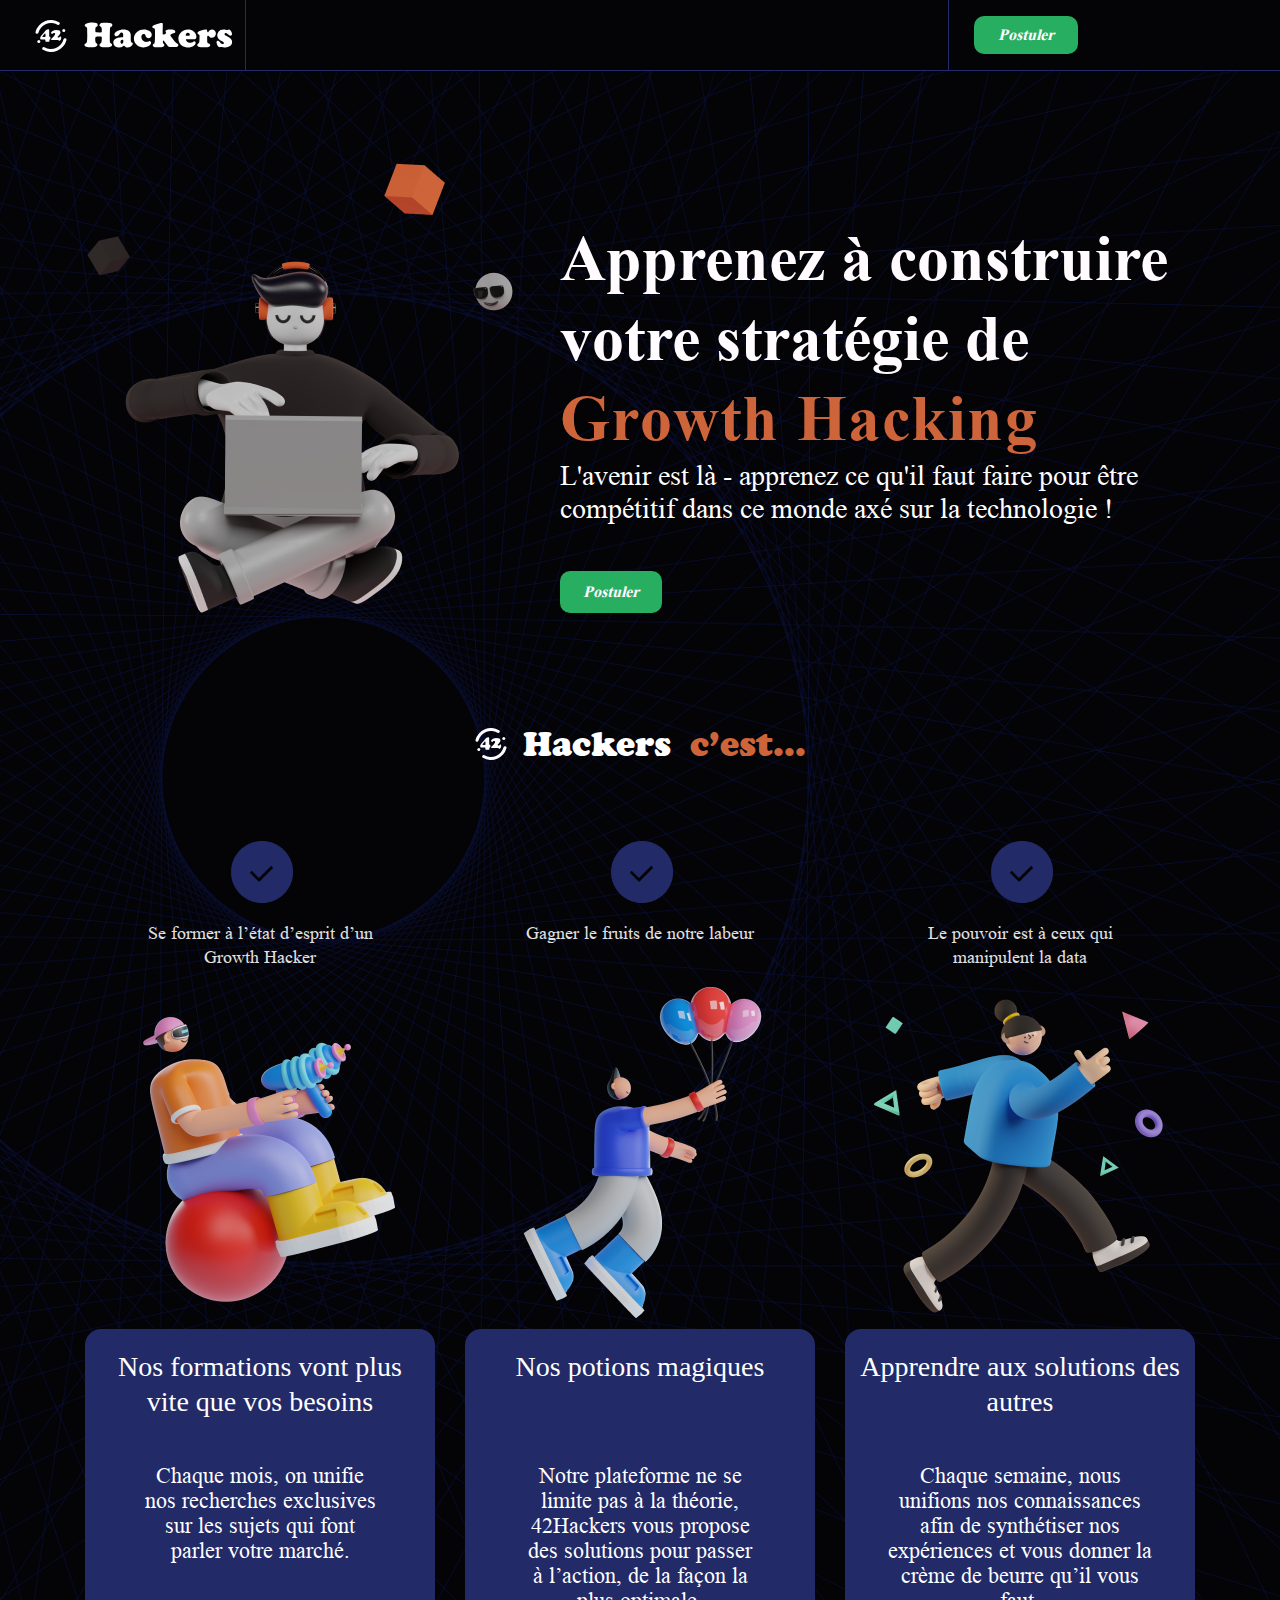
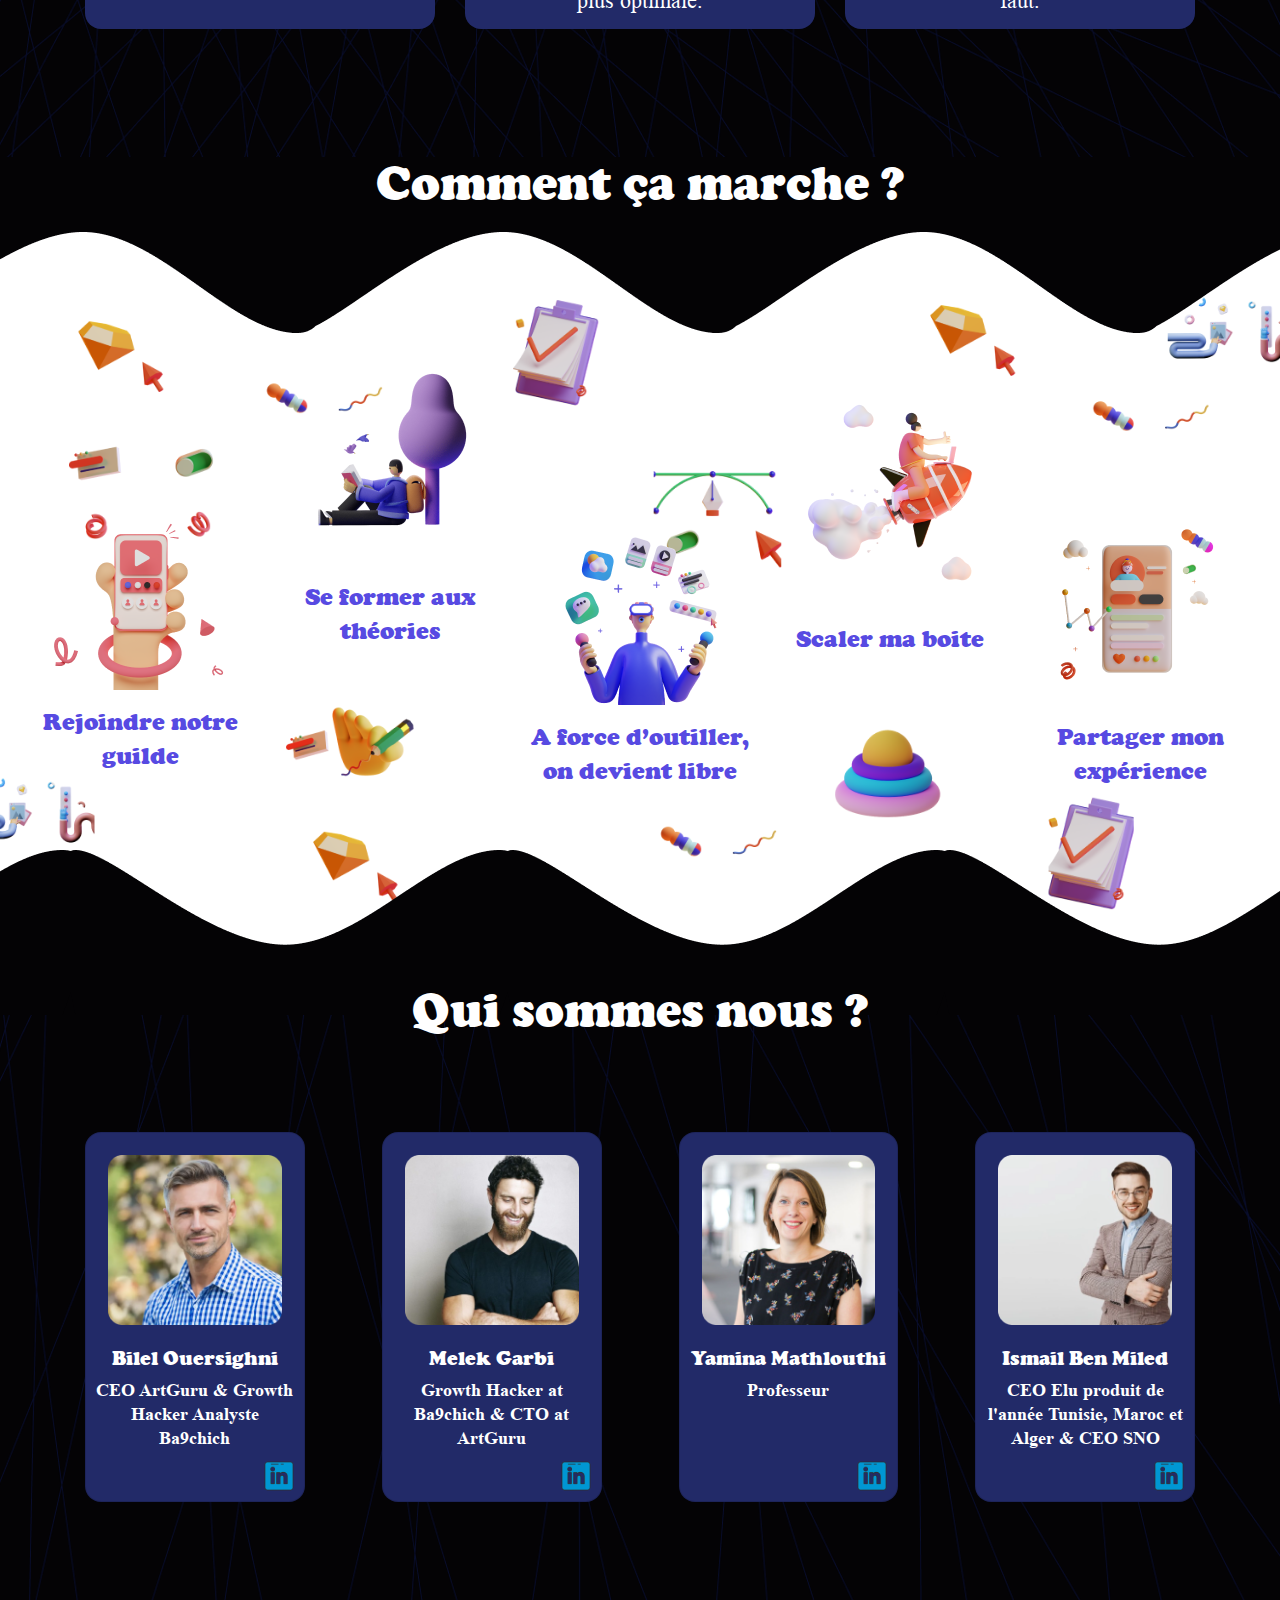
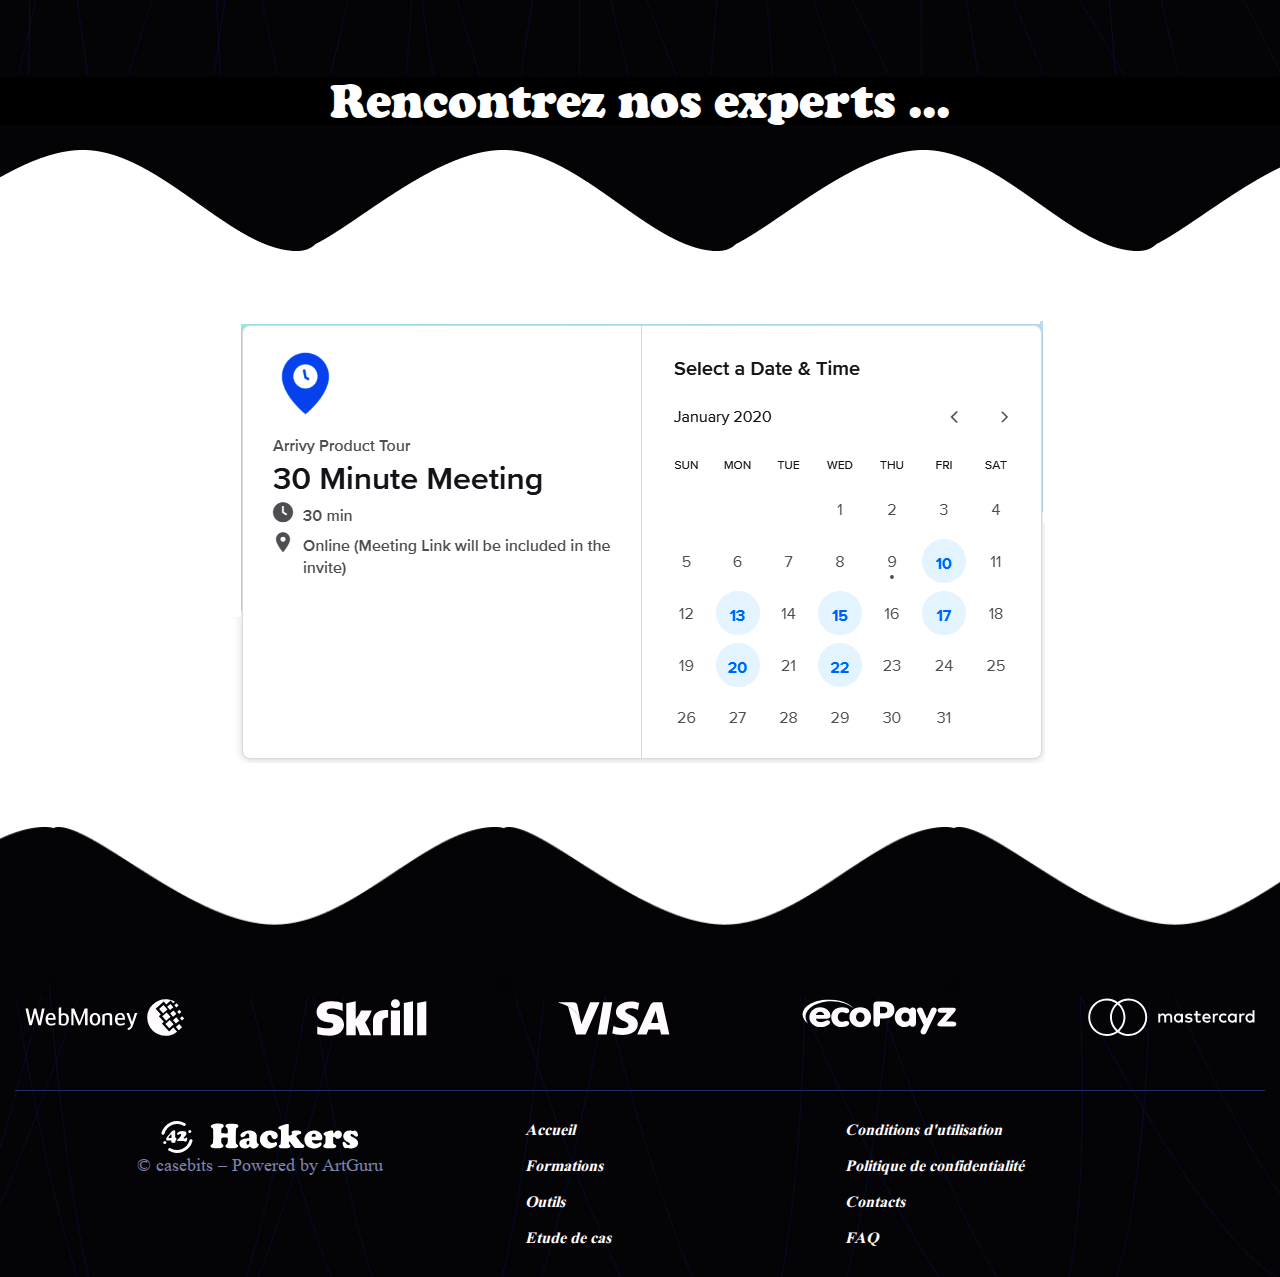
<file: index.html>
<!doctype html>
<html>
    <head>
        <!-- Tracking Codes -->
        <!-- Google Tag Manager -->
        <script>(function(w,d,s,l,i){w[l]=w[l]||[];w[l].push({'gtm.start':
            new Date().getTime(),event:'gtm.js'});var f=d.getElementsByTagName(s)[0],
            j=d.createElement(s),dl=l!='dataLayer'?'&l='+l:'';j.async=true;j.src=
            'https://www.googletagmanager.com/gtm.js?id='+i+dl;f.parentNode.insertBefore(j,f);
            })(window,document,'script','dataLayer','GTM-KNHLPT3');</script>
        <!-- End Google Tag Manager -->
        <!-- Favicon -->
        <link rel="apple-touch-icon" sizes="57x57" href="./images/favicon/apple-icon-57x57.png">
        <link rel="apple-touch-icon" sizes="60x60" href="./images/favicon/apple-icon-60x60.png">
        <link rel="apple-touch-icon" sizes="72x72" href="./images/favicon/apple-icon-72x72.png">
        <link rel="apple-touch-icon" sizes="76x76" href="./images/favicon/apple-icon-76x76.png">
        <link rel="apple-touch-icon" sizes="114x114" href="./images/favicon/apple-icon-114x114.png">
        <link rel="apple-touch-icon" sizes="120x120" href="./images/favicon/apple-icon-120x120.png">
        <link rel="apple-touch-icon" sizes="144x144" href="./images/favicon/apple-icon-144x144.png">
        <link rel="apple-touch-icon" sizes="152x152" href="./images/favicon/apple-icon-152x152.png">
        <link rel="apple-touch-icon" sizes="180x180" href="./images/favicon/apple-icon-180x180.png">
        <link rel="icon" type="image/png" sizes="192x192"  href="./images/favicon/android-icon-192x192.png">
        <link rel="icon" type="image/png" sizes="32x32" href="./images/favicon/favicon-32x32.png">
        <link rel="icon" type="image/png" sizes="96x96" href="./images/favicon/favicon-96x96.png">
        <link rel="icon" type="image/png" sizes="16x16" href="./images/favicon/favicon-16x16.png">
        <link rel="manifest" href="./images/favicon/manifest.json">
        <meta name="msapplication-TileColor" content="#ffffff">
        <meta name="msapplication-TileImage" content="/ms-icon-144x144.png">
        <meta name="theme-color" content="#ffffff">
        <!-- Meta -->
        <meta charset="utf-8">
        <meta http-equiv="X-UA-Compatible" content="IE=edge">

        <!-- Responsive -->
        <meta name="viewport" content="width=device-width, initial-scale=1.0, maximum-scale=1.0, user-scalable=no" />

        <!-- The above 3 meta tags *must* come first in the head; any other head content must come *after* these tags -->
        <meta name="description" content="The 40 Hackers est une académie de croissance qui propose des formations pratiques sur la technologie et l'acquisition de compétences, l'acquisition et la fidélisation de la clientèle avec un contenu comprenant le digital marketing, Growth Hacking et les entonnoirs de vente, le CRM, le développement Nocode, et bien plus encore.">
        <meta name="author" content="ArtGuru Growth Studio">
        <meta name="keywords" content="">

        <title>The 40 Hackers - Comment construire un moteur qui stimule la croissance !</title>
        <!--CSS -->
        <link rel="stylesheet" type="text/css" href="css/bootstrap.min.css">     


        <!-- Add custom CSS here -->
        <link rel="stylesheet" type="text/css" href="css/style.css">
        <link rel="stylesheet" type="text/css" href="css/responsive.css">
        <!-- Tracking Codes -->
        <!-- Heap tracking code -->
        <script type="text/javascript">
            window.heap=window.heap||[],heap.load=function(e,t){window.heap.appid=e,window.heap.config=t=t||{};var r=document.createElement("script");r.type="text/javascript",r.async=!0,r.src="https://cdn.heapanalytics.com/js/heap-"+e+".js";var a=document.getElementsByTagName("script")[0];a.parentNode.insertBefore(r,a);for(var n=function(e){return function(){heap.push([e].concat(Array.prototype.slice.call(arguments,0)))}},p=["addEventProperties","addUserProperties","clearEventProperties","identify","resetIdentity","removeEventProperty","setEventProperties","track","unsetEventProperty"],o=0;o<p.length;o++)heap[p[o]]=n(p[o])};
            heap.load("3214355715");
        </script>
    </head>
    <body>
        <!-- Google Tag Manager (noscript) -->
            <noscript><iframe src="https://www.googletagmanager.com/ns.html?id=GTM-KNHLPT3"
            height="0" width="0" style="display:none;visibility:hidden"></iframe></noscript>
         <!-- End Google Tag Manager (noscript) -->
        <header>
            <div class="container-fluid">
                <nav class="navbar navbar-expand-lg">
                    <a class="navbar-brand" href="#"><img src="./images/logo.svg" alt=""></a>
                    <button class="navbar-toggler" type="button" data-toggle="collapse" data-target="#navbarSupportedContent" aria-controls="navbarSupportedContent" aria-expanded="false" aria-label="Toggle navigation">
                        <span class="navbar-toggler-icon"></span>
                        <span class="navbar-toggler-icon"></span>
                        <span class="navbar-toggler-icon"></span>
                    </button>
                        <a class="number-btn d-flex d-lg-none" href="tel:+216 94 760 865">+216 94 760 865</a>

                    <div class="collapse navbar-collapse" id="navbarSupportedContent">
                        <ul class="navbar-nav mr-auto hidden-class">
                            <li class="nav-item">
                                <a class="nav-link" href="#">Formations</a>
                            </li>
                            <li class="nav-item">
                                <a class="nav-link" href="#">Outils</a>
                            </li>
                            <li class="nav-item">
                                <a class="nav-link" href="#">Etude de cas</a>
                            </li>
                            <li class="nav-item">
                                <a class="nav-link" href="#">Tarifs</a>
                            </li>
                        </ul>
                        <div class="navbar-btn">
                            <a class="d-none d-lg-flex" href="tel:+216 94 760 865">Postuler</a>
                            <button type="button" class="btn hidden-class">Mon espace</button>
                        </div>
                    </div>
                </nav>
            </div>
        </header>
        <!-- header end -->
        <!-- hero start -->
        <section class="hero-section">
            <div class="container">
                <div class="row">
                    <div class="col-md-5">
                        <div class="image-holder">
                            <img src="./images/hero-main.png" alt="">
                        </div>
                    </div>
                    <div class="col-md-7">
                        <div class="text-box">
                            <h1>Apprenez à construire votre stratégie de</h1>
                            <h2>Growth Hacking</h2>
                            <h3>L'avenir est là - apprenez ce qu'il faut faire pour être compétitif dans ce monde axé sur la technologie !</h3>
                            <div class="hero-btn">
                                <button type="button" class="btn">Postuler</button>
                            </div>
                        </div>
                    </div>
                </div>
            </div>
        </section>
        <section class="cest-section">
            <div class="container">
                <div class="row">
                    <div class="col-md-12">
                        <div class="title">
                            <img src="images/logo-42.svg" alt="">
                            <h3>Hackers <span>c’est...</span></h3>
                        </div>

                    </div> 
                    <div class="col-md-4 col-sm-6">
                        <div class="cest-box">
                            <div class="cest-icons">
                                <img src="images/ok-information-1.png" alt="">
                            </div>
                            <div class="text-box">
                                <p>Se former à l’état d’esprit d’un Growth Hacker</p>
                            </div>
                            <div class="image-holder">
                                <img src="images/cest-1.png" alt="">
                            </div>
                            <div class="text-inner">
                                <h4>Nos formations vont plus vite que vos besoins</h4>
                                <p>Chaque mois, on unifie <br> nos recherches exclusives  <br> sur les sujets qui font  <br> parler votre marché.</p>
                            </div>
                        </div>
                    </div>
                    <div class="col-md-4 col-sm-6">
                        <div class="cest-box">
                            <div class="cest-icons">
                                <img src="images/ok-information-2.png" alt="">
                            </div>
                            <div class="text-box">
                                <p>Gagner le fruits de notre labeur </p>
                            </div>
                            <div class="image-holder">
                                <img src="images/cest-2.png" alt="">
                            </div>
                            <div class="text-inner">
                                <h4>Nos potions magiques</h4>
                                <p>Notre plateforme ne se  <br> limite pas à la théorie,  <br> 42Hackers vous propose  <br> des solutions pour passer   <br> à l’action, de la façon la  <br> plus optimale.</p>
                            </div>
                        </div>
                    </div>
                    <div class="col-md-4 col-sm-6">
                        <div class="cest-box">
                            <div class="cest-icons">
                                <img src="images/ok-information-3.png" alt="">
                            </div>
                            <div class="text-box">
                                <p>Le pouvoir est à ceux qui manipulent la data</p>
                            </div>
                            <div class="image-holder">
                                <img src="images/cest-3.png" alt="">
                            </div> 
                            <div class="text-inner">
                                <h4>Apprendre aux solutions des autres</h4>
                                <p>Chaque semaine, nous  <br> unifions nos connaissances  <br> afin de synthétiser nos  <br> expériences et vous donner la  <br> crème de beurre qu’il vous  <br> faut.</p>
                            </div>
                        </div>
                    </div>

                </div>
            </div>
        </section>
        <!-- cest end -->
        <!-- marche start -->
        <section class="marche-section">
            <div class="marche-top">
                <div class="container">
                    <div class="row">
                        <div class="col-12">
                            <div class="marche-title">
                                <h3>Comment ça marche ?</h3>
                            </div>
                        </div>
                    </div> 
                </div>
            </div>
            <div class="marche-inner">
                <div class="marche-bg">
                    <div class="container-fluid">
                        <div class="row">
                            <div class="col-12">
                                <div class="marche-detail">
                                    <ul>
                                        <li>
                                            <div class="marche-box">
                                                <div class="image-holder">
                                                    <img src="images/marche-1.png" alt="">
                                                </div>
                                                <h4>Rejoindre notre guilde</h4>
                                            </div>
                                        </li>
                                        <li>
                                            <div class="marche-box">
                                                <div class="image-holder">
                                                    <img src="images/marche-2.png" alt="">
                                                </div>
                                                <h4>Se former aux théories</h4>
                                            </div>
                                        </li> <li>
                                            <div class="marche-box">
                                                <div class="image-holder">
                                                    <img src="images/marche-3.png" alt="">
                                                </div>
                                                <h4>A force d’outiller, on devient libre</h4>
                                            </div>
                                        </li> 
                                        <li>
                                            <div class="marche-box">
                                                <div class="image-holder">
                                                    <img src="images/marche-4.png" alt="">
                                                </div>
                                                <h4>Scaler ma boite</h4>
                                            </div>
                                        </li>  
                                        <li>
                                            <div class="marche-box">
                                                <div class="image-holder">
                                                    <img src="images/marche-5.png" alt="">
                                                </div>
                                                <h4>Partager mon expérience</h4>
                                            </div>
                                        </li> 
                                    </ul>
                                </div>
                            </div>
                        </div>
                    </div>
                </div>
            </div>
        </section>
        <!-- marche end -->
        <!-- Qui Section start -->
        <section class="qui-section">
            <div class="container">
                <div class="row">
                    <div class="col-md-12">
                        <h3>Qui sommes nous ?</h3>
                    </div>
                </div>
                <div class="qui-inner">
                    <div class="row">
                        <div class="col-lg-3 col-md-6 col-sm-6">
                            <div class="card">
                                <div class="card-img">
                                    <img class="img-fluid" src="images/qui-img-1.png" alt="" >
                                </div> 
                                <div class="text-box">
                                    <h4>Bilel Ouersighni</h4>
                                    <p>CEO ArtGuru & Growth <br> Hacker Analyste <br> Ba9chich</p>
                                    <a href="#" class="in-img"><img src="images/in.svg" alt=""></a>  
                                </div>
                            </div>
                        </div>
                        <div class="col-lg-3 col-md-6 col-sm-6">
                            <div class="card">
                                <div class="card-img">
                                    <img class="img-fluid" src="images/qui-img-2.png" alt=""> 
                                </div> 
                                <div class="text-box">
                                    <h4>Melek Garbi</h4>
                                    <p>Growth Hacker at <br> Ba9chich & CTO at <br> ArtGuru</p>
                                    <a href="#" class="in-img"><img src="images/in.svg" alt=""></a>  
                                </div>
                            </div>
                        </div>
                        <div class="col-lg-3 col-md-6 col-sm-6">
                            <div class="card">
                                <div class="card-img">
                                    <img class="img-fluid" src="images/qui-img-3.png" alt=""> 
                                </div> 
                                <div class="text-box">
                                    <h4>Yamina Mathlouthi</h4>
                                    <p>Professeur</p>
                                    <a href="#" class="in-img"><img src="images/in.svg" alt=""></a>  
                                </div>
                            </div>
                        </div> 
                        <div class="col-lg-3 col-md-6 col-sm-6">
                            <div class="card">
                                <div class="card-img">
                                    <img class="img-fluid" src="images/qui-img-4.png" alt=""> 
                                </div> 
                                <div class="text-box">
                                    <h4>Ismail Ben Miled</h4>
                                    <p>CEO Elu produit de <br> l'année Tunisie, Maroc et <br> Alger & CEO SNO</p>
                                    <a href="#" class="in-img"><img src="./images/in.svg" alt=""></a>  
                                </div>
                            </div>
                        </div> 

                    </div>
                </div>
            </div>
        </section>
        <!-- qui end -->
        <!-- experts start -->
        <section class="expert-section">
            <div class="expert-top">
                <div class="container">
                    <div class="row">
                        <div class="col-md-12">
                            <div class="expert-title">
                                <h5>Rencontrez nos experts ...</h5>
                            </div>
                        </div>
                    </div> 
                </div>
            </div>
            <div class="expert-inner">
                <div class="container">
                    <div class="row">
                        <div class="col-md-12">
                            <div class="image-holder">
                                <img src="images/calender-img.png" alt="" class="img-fluid" />
                            </div>
                        </div>
                    </div>
                </div>
            </div>
        </section>
        <!-- Experts end -->
        <footer>
            <div class="container-fluid">
                <div class="row">
                    <div class="col-12">
                        <div class="footer-inner">
                            <div class="brand">
                                <ul>
                                    <li><a href="#"><img src="./images/Group.svg" alt=""></a></li>
                                    <li><a href="#"><img src="./images/skrill.svg" alt=""></a></li>
                                    <li><a href="#"><img src="./images/visa.svg" alt=""></a></li>
                                    <li><a href="#"><img src="./images/eco.svg" alt=""></a></li>
                                    <li><a href="#"><img src="./images/MasterCard.svg" alt=""></a></li>
                                </ul>
                            </div>
                        </div>
                    </div>
                </div>
            </div>
            <div class="footer-bottom">
                <div class="container">
                    <div class="row">
                        <div class="col-md-4">
                            <div class="footer-logo">
                                <a href="#"><img id="logo" src="./images/logo.svg" alt=""></a>
                                <p>© casebits – Powered by ArtGuru</p>
                            </div>
                        </div>
                        <div class="col-md-4 col-sm-6 col-5">
                            <div class="footer-link pl-2">
                                <ul>
                                    <li><a href="#">Accueil</a></li> 
                                    <li><a href="#">Formations</a></li> 
                                    <li><a href="#">Outils</a></li> 
                                    <li><a href="#">Etude de cas</a></li> 
                                </ul>
                            </div>
                        </div>
                        <div class="col-md-4 col-sm-6 col-7">
                            <div class="footer-link">
                                <ul>
                                    <li><a href="#">Conditions d'utilisation</a></li> 
                                    <li><a href="#">Politique de confidentialité</a></li> 
                                    <li><a href="#">Contacts</a></li> 
                                    <li><a href="#">FAQ</a></li> 
                                </ul>
                            </div>
                        </div>
                    </div>
                </div>
            </div>
        </footer>
        <script src="js/jquery-3.2.1.slim.min.js"></script>
        <script src="js/jquery.min.js"></script>   
        <script src="js/popper.min.js"></script>
        <script src="js/bootstrap.min.js"></script>
        <script src="js/custom.js"></script>
    </body>
</html>
</file>
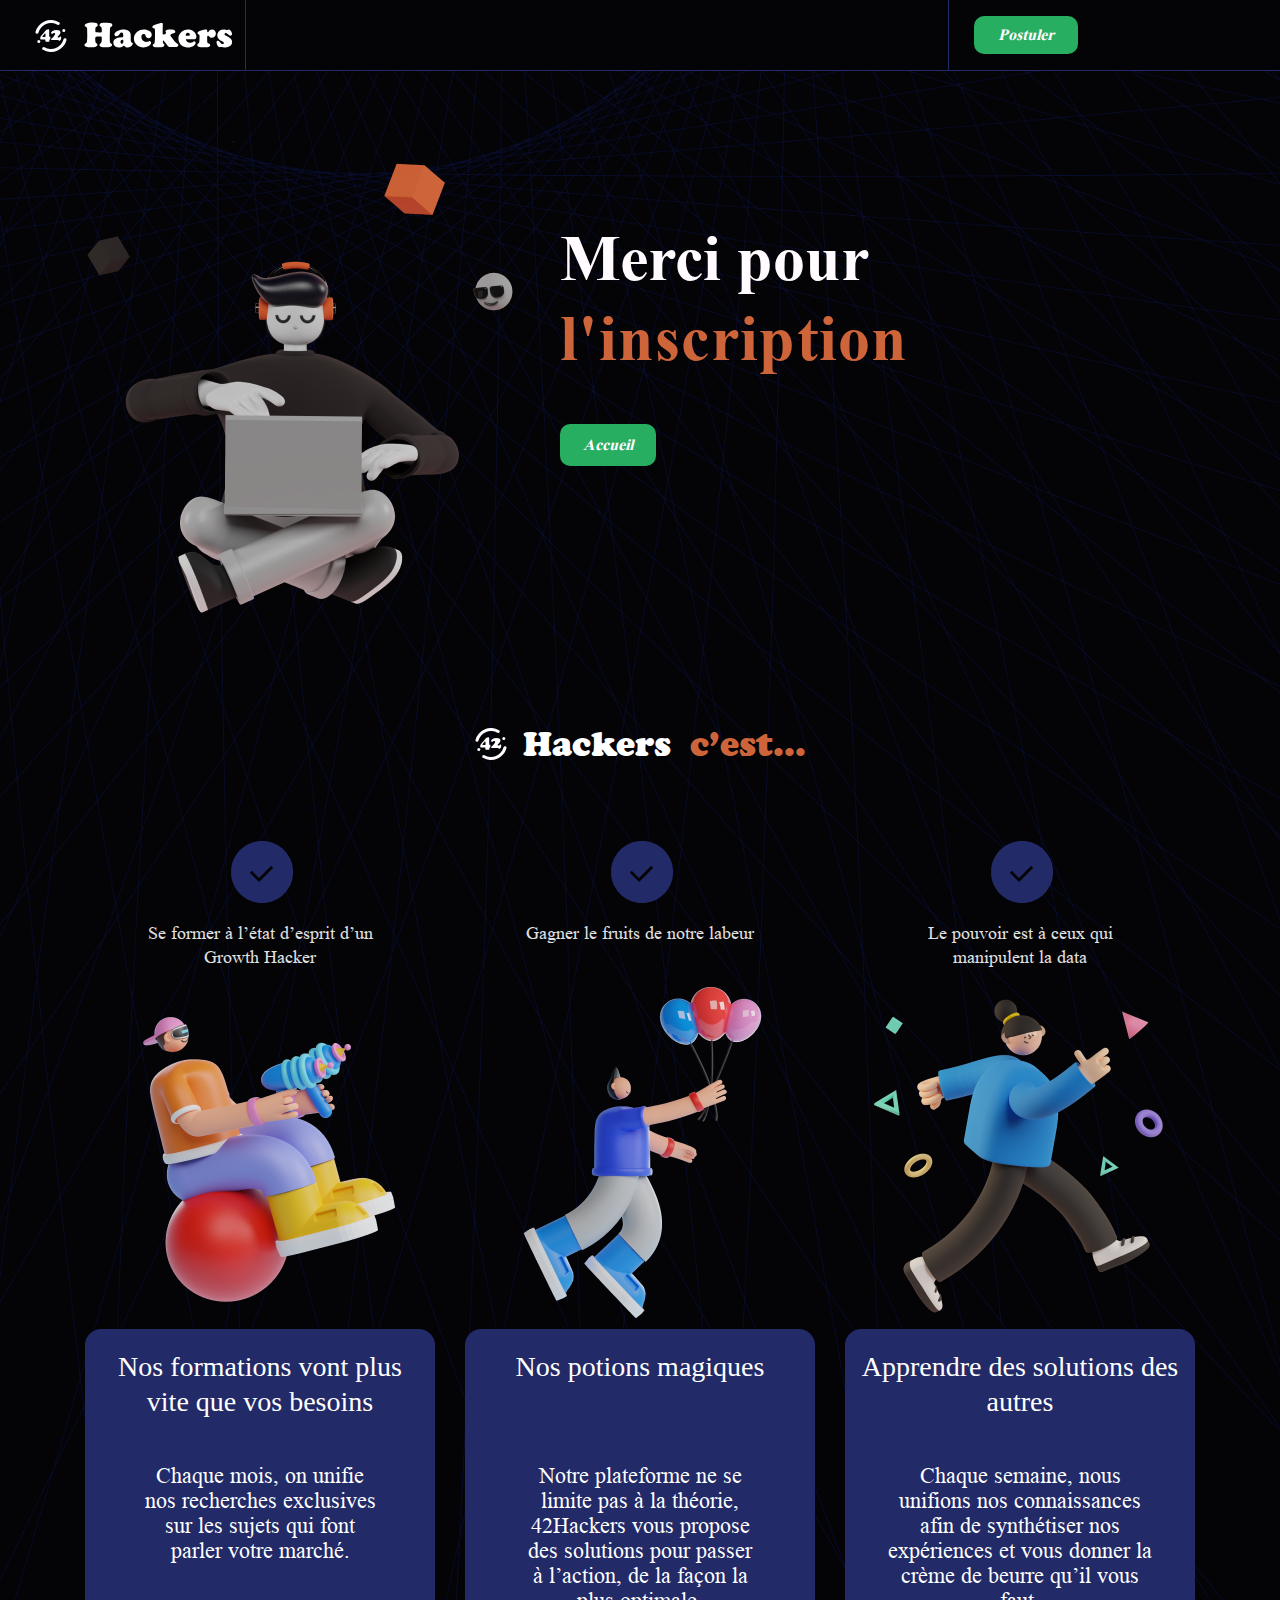
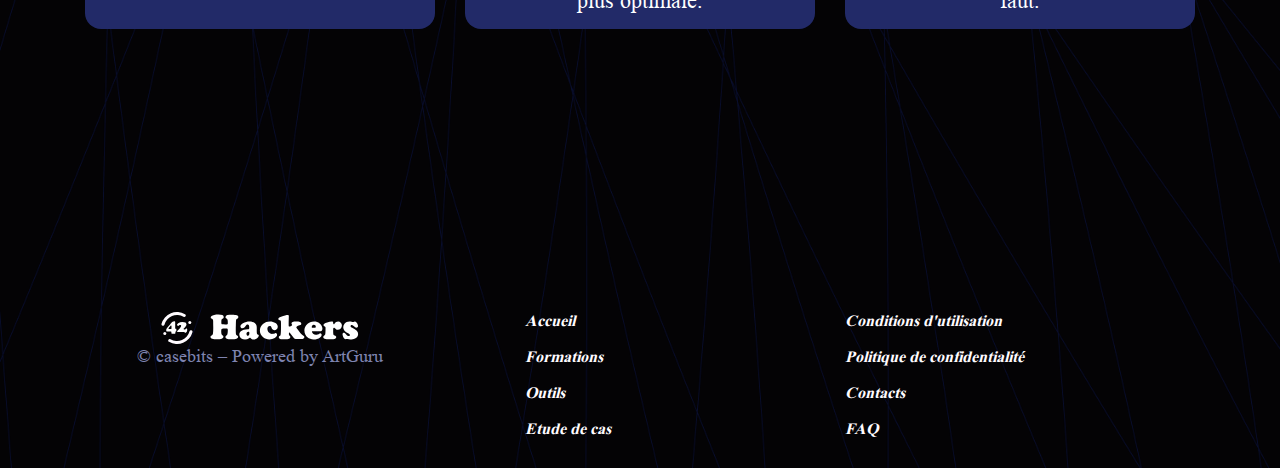
<file: thank-you-page.html>
<!doctype html>
<html>
    <head>
        <!-- Tracking Codes -->
        <!-- Google Tag Manager -->
        <script>(function(w,d,s,l,i){w[l]=w[l]||[];w[l].push({'gtm.start':
            new Date().getTime(),event:'gtm.js'});var f=d.getElementsByTagName(s)[0],
            j=d.createElement(s),dl=l!='dataLayer'?'&l='+l:'';j.async=true;j.src=
            'https://www.googletagmanager.com/gtm.js?id='+i+dl;f.parentNode.insertBefore(j,f);
            })(window,document,'script','dataLayer','GTM-KNHLPT3');</script>
        <!-- End Google Tag Manager -->
        <!-- Favicon -->
        <link rel="apple-touch-icon" sizes="57x57" href="./images/favicon/apple-icon-57x57.png">
        <link rel="apple-touch-icon" sizes="60x60" href="./images/favicon/apple-icon-60x60.png">
        <link rel="apple-touch-icon" sizes="72x72" href="./images/favicon/apple-icon-72x72.png">
        <link rel="apple-touch-icon" sizes="76x76" href="./images/favicon/apple-icon-76x76.png">
        <link rel="apple-touch-icon" sizes="114x114" href="./images/favicon/apple-icon-114x114.png">
        <link rel="apple-touch-icon" sizes="120x120" href="./images/favicon/apple-icon-120x120.png">
        <link rel="apple-touch-icon" sizes="144x144" href="./images/favicon/apple-icon-144x144.png">
        <link rel="apple-touch-icon" sizes="152x152" href="./images/favicon/apple-icon-152x152.png">
        <link rel="apple-touch-icon" sizes="180x180" href="./images/favicon/apple-icon-180x180.png">
        <link rel="icon" type="image/png" sizes="192x192"  href="./images/favicon/android-icon-192x192.png">
        <link rel="icon" type="image/png" sizes="32x32" href="./images/favicon/favicon-32x32.png">
        <link rel="icon" type="image/png" sizes="96x96" href="./images/favicon/favicon-96x96.png">
        <link rel="icon" type="image/png" sizes="16x16" href="./images/favicon/favicon-16x16.png">
        <link rel="manifest" href="./images/favicon/manifest.json">
        <meta name="msapplication-TileColor" content="#ffffff">
        <meta name="msapplication-TileImage" content="/ms-icon-144x144.png">
        <meta name="theme-color" content="#ffffff">
        <!-- Meta -->
        <meta charset="utf-8">
        <meta http-equiv="X-UA-Compatible" content="IE=edge">
        <!-- Open Graph Properties -->
        <meta property="og:title" content="The40Hackers - Comment construire un moteur marketing qui stimule la croissance !" />
        <meta property="og:type" content="website" />
        <meta property="og:image" content="./images/SocialMediaPreview.png" />
        <meta property="og:url" content="40hackers.com" />

        <!-- Responsive -->
        <meta name="viewport" content="width=device-width, initial-scale=1.0, maximum-scale=1.0, user-scalable=no" />

        <!-- The above 3 meta tags *must* come first in the head; any other head content must come *after* these tags -->
        <meta name="description" content="The 40 Hackers est une académie de croissance qui propose des formations pratiques sur la technologie et l'acquisition de compétences, l'acquisition et la fidélisation de la clientèle avec un contenu comprenant le digital marketing, Growth Hacking et les entonnoirs de vente, le CRM, le développement Nocode, et bien plus encore.">
        <meta name="author" content="ArtGuru Growth Studio">
        <meta name="keywords" content="">

        <title>The 40 Hackers - Merci pour l'inscription ! </title>
        <!--CSS -->
        <link rel="stylesheet" type="text/css" href="css/bootstrap.min.css">     


        <!-- Add custom CSS here -->
        <link rel="stylesheet" type="text/css" href="css/style.css">
        <link rel="stylesheet" type="text/css" href="css/responsive.css">
        <!-- Tracking Codes -->
        <!-- Heap tracking code -->
        <script type="text/javascript">
            window.heap=window.heap||[],heap.load=function(e,t){window.heap.appid=e,window.heap.config=t=t||{};var r=document.createElement("script");r.type="text/javascript",r.async=!0,r.src="https://cdn.heapanalytics.com/js/heap-"+e+".js";var a=document.getElementsByTagName("script")[0];a.parentNode.insertBefore(r,a);for(var n=function(e){return function(){heap.push([e].concat(Array.prototype.slice.call(arguments,0)))}},p=["addEventProperties","addUserProperties","clearEventProperties","identify","resetIdentity","removeEventProperty","setEventProperties","track","unsetEventProperty"],o=0;o<p.length;o++)heap[p[o]]=n(p[o])};
            heap.load("3214355715");
        </script>
    </head>
    <body>
        <!-- Google Tag Manager (noscript) -->
            <noscript><iframe src="https://www.googletagmanager.com/ns.html?id=GTM-KNHLPT3"
            height="0" width="0" style="display:none;visibility:hidden"></iframe></noscript>
         <!-- End Google Tag Manager (noscript) -->
        <header>
            <div class="container-fluid">
                <nav class="navbar navbar-expand-lg">
                    <a class="navbar-brand" href="#"><img src="./images/logo.svg" alt=""></a>
                    <button class="navbar-toggler" type="button" data-toggle="collapse" data-target="#navbarSupportedContent" aria-controls="navbarSupportedContent" aria-expanded="false" aria-label="Toggle navigation">
                        <span class="navbar-toggler-icon"></span>
                        <span class="navbar-toggler-icon"></span>
                        <span class="navbar-toggler-icon"></span>
                    </button>
                        <a class="number-btn d-flex d-lg-none" href="tel:+216 94 760 865">+216 94 760 865</a>

                    <div class="collapse navbar-collapse" id="navbarSupportedContent">
                        <ul class="navbar-nav mr-auto hidden-class">
                            <li class="nav-item">
                                <a class="nav-link" href="#">Formations</a>
                            </li>
                            <li class="nav-item">
                                <a class="nav-link" href="#">Outils</a>
                            </li>
                            <li class="nav-item">
                                <a class="nav-link" href="#">Etude de cas</a>
                            </li>
                            <li class="nav-item">
                                <a class="nav-link" href="#">Tarifs</a>
                            </li>
                        </ul>
                        <div class="navbar-btn">
                            <a class="d-none d-lg-flex" href="tel:+216 94 760 865">Postuler</a>
                            <button type="button" class="btn hidden-class">Mon espace</button>
                        </div>
                    </div>
                </nav>
            </div>
        </header>
        <!-- header end -->
        <!-- hero start -->
        <section class="hero-section">
            <div class="container">
                <div class="row">
                    <div class="col-md-5">
                        <div class="image-holder">
                            <img src="./images/hero-main.png" alt="">
                        </div>
                    </div>
                    <div class="col-md-7">
                        <div class="text-box">
                            <h1>Merci pour </h1>
                            <h2>l'inscription</h2>
                            <div class="hero-btn">
                                <button type="button" class="btn">Accueil</button>
                            </div>
                        </div>
                    </div>
                </div>
            </div>
        </section>
        <section class="cest-section">
            <div class="container">
                <div class="row">
                    <div class="col-md-12">
                        <div class="title">
                            <img src="images/logo-42.svg" alt="">
                            <h3>Hackers <span>c’est...</span></h3>
                        </div>

                    </div> 
                    <div class="col-md-4 col-sm-6">
                        <div class="cest-box">
                            <div class="cest-icons">
                                <img src="images/ok-information-1.png" alt="">
                            </div>
                            <div class="text-box">
                                <p>Se former à l’état d’esprit d’un Growth Hacker</p>
                            </div>
                            <div class="image-holder">
                                <img src="images/cest-1.png" alt="">
                            </div>
                            <div class="text-inner">
                                <h4>Nos formations vont plus vite que vos besoins</h4>
                                <p>Chaque mois, on unifie <br> nos recherches exclusives  <br> sur les sujets qui font  <br> parler votre marché.</p>
                            </div>
                        </div>
                    </div>
                    <div class="col-md-4 col-sm-6">
                        <div class="cest-box">
                            <div class="cest-icons">
                                <img src="images/ok-information-2.png" alt="">
                            </div>
                            <div class="text-box">
                                <p>Gagner le fruits de notre labeur </p>
                            </div>
                            <div class="image-holder">
                                <img src="images/cest-2.png" alt="">
                            </div>
                            <div class="text-inner">
                                <h4>Nos potions magiques</h4>
                                <p>Notre plateforme ne se  <br> limite pas à la théorie,  <br> 42Hackers vous propose  <br> des solutions pour passer   <br> à l’action, de la façon la  <br> plus optimale.</p>
                            </div>
                        </div>
                    </div>
                    <div class="col-md-4 col-sm-6">
                        <div class="cest-box">
                            <div class="cest-icons">
                                <img src="images/ok-information-3.png" alt="">
                            </div>
                            <div class="text-box">
                                <p>Le pouvoir est à ceux qui manipulent la data</p>
                            </div>
                            <div class="image-holder">
                                <img src="images/cest-3.png" alt="">
                            </div> 
                            <div class="text-inner">
                                <h4>Apprendre des solutions des autres</h4>
                                <p>Chaque semaine, nous  <br> unifions nos connaissances  <br> afin de synthétiser nos  <br> expériences et vous donner la  <br> crème de beurre qu’il vous  <br> faut.</p>
                            </div>
                        </div>
                    </div>

                </div>
            </div>
        </section>
        <!-- cest end -->

        <footer>
            <div class="container-fluid">
                <div class="row">
                    <div class="col-12">
                        <div class="footer-inner">
                            <div class="brand hidden-class">
                                <ul>
                                    <li><a href="#"><img src="./images/Group.svg" alt=""></a></li>
                                    <li><a href="#"><img src="./images/skrill.svg" alt=""></a></li>
                                    <li><a href="#"><img src="./images/visa.svg" alt=""></a></li>
                                    <li><a href="#"><img src="./images/eco.svg" alt=""></a></li>
                                    <li><a href="#"><img src="./images/MasterCard.svg" alt=""></a></li>
                                </ul>
                            </div>
                        </div>
                    </div>
                </div>
            </div>
            <div class="footer-bottom">
                <div class="container">
                    <div class="row">
                        <div class="col-md-4">
                            <div class="footer-logo">
                                <a href="#"><img id="logo" src="./images/logo.svg" alt=""></a>
                                <p>© casebits – Powered by ArtGuru</p>
                            </div>
                        </div>
                        <div class="col-md-4 col-sm-6 col-5">
                            <div class="footer-link pl-2">
                                <ul>
                                    <li><a href="#">Accueil</a></li> 
                                    <li><a href="#">Formations</a></li> 
                                    <li><a href="#">Outils</a></li> 
                                    <li><a href="#">Etude de cas</a></li> 
                                </ul>
                            </div>
                        </div>
                        <div class="col-md-4 col-sm-6 col-7">
                            <div class="footer-link">
                                <ul>
                                    <li><a href="#">Conditions d'utilisation</a></li> 
                                    <li><a href="#">Politique de confidentialité</a></li> 
                                    <li><a href="#">Contacts</a></li> 
                                    <li><a href="#">FAQ</a></li> 
                                </ul>
                            </div>
                        </div>
                    </div>
                </div>
            </div>
        </footer>
        <script src="js/jquery-3.2.1.slim.min.js"></script>
        <script src="js/jquery.min.js"></script>   
        <script src="js/popper.min.js"></script>
        <script src="js/bootstrap.min.js"></script>
        <script src="js/custom.js"></script>
    </body>
</html>
</file>
<file: css/style.css>
/* Color variable */
:root {
    --primary-bg-color: ;
    --primary-headline-color: #0d0d0d;
    --primary-p-color: #fff;
    --primary-btn-color: #27AE60;
    --secondary-btn-color: #222A68; 
    --primary-btn-text-color: #0d0d0d;
}


@import url('https://fonts.googleapis.com/css2?family=Ultra&display=swap');

/* New Times Roman */


@font-face {
    font-family: 'Times New Roman';
    src: url('../fonts/TimesNewRomanPSMT.eot');
    src: url('../fonts/TimesNewRomanPSMT.eot?#iefix') format('embedded-opentype'),
        url('../fonts/TimesNewRomanPSMT.woff2') format('woff2'),
        url('../fonts/TimesNewRomanPSMT.woff') format('woff'),
        url('../fonts/TimesNewRomanPSMT.ttf') format('truetype'),
        url('../fonts/TimesNewRomanPSMT.svg#TimesNewRomanPSMT') format('svg');
    font-weight: normal;
    font-style: normal;
    font-display: swap;
}
@font-face {
    font-family: 'Times New Roman';
    src: url('../fonts/TimesNewRomanPS-BoldMT.eot');
    src: url('../fonts/TimesNewRomanPS-BoldMT.eot?#iefix') format('embedded-opentype'),
        url('../fonts/TimesNewRomanPS-BoldMT.woff2') format('woff2'),
        url('../fonts/TimesNewRomanPS-BoldMT.woff') format('woff'),
        url('../fonts/TimesNewRomanPS-BoldMT.ttf') format('truetype'),
        url('../fonts/TimesNewRomanPS-BoldMT.svg#TimesNewRomanPS-BoldMT') format('svg');
    font-weight: bold;
    font-style: normal;
    font-display: swap;
}


@font-face {
    font-family: 'Cooper';
    src: url('../fonts/CooperBlack.eot');
    src: url('../fonts/CooperBlack.eot?#iefix') format('embedded-opentype'),
        url('../fonts/CooperBlack.woff2') format('woff2'),
        url('../fonts/CooperBlack.woff') format('woff'),
        url('../fonts/CooperBlack.ttf') format('truetype'),
        url('../fonts/CooperBlack.svg#CooperBlack') format('svg');
    font-weight: 900;
    font-style: normal;
    font-display: swap;
}


body { 
    background: #040305 url(../images/body-bg.png) no-repeat;
    background-size: cover;
    background-position: center center;
    font-family: 'Times New Roman';
}
a.active, a:focus, button:focus, button.active {
    outline: none;
}
* {
    margin: 0;
    padding: 0;
}
a {
    text-decoration: none;
}
.btn:focus {
    box-shadow: none;
}
a:focus, a:hover, a:active {
    outline: 0;
    box-shadow: 0;
}
a:focus, a:hover {
    text-decoration: none;
}
h1, .h1, h2, .h2, h3, .h3, h4, .h4, h5, .h5, h6 {
    margin-bottom: 0;
    font-family: 'Times New Roman';
    color: var(--primary-p-color);
}
a {
    transition: all ease-in-out 0.5s;
    text-decoration: none;
}
button {
    transition: all ease-in-out 0.5s;
}
a:hover {
    text-decoration: none;
}
ul, ol {
    margin: 0;
    padding: 0;
    list-style: none;
}
ul li {
    list-style: none;
}
p {
    margin: 0;
}
input:focus, select:focus, textarea:focus {
    outline: none;
}
figure {
    margin: 0;
}
img {
    border-style: none;
    display: inline-block;
    max-width: 100%;
    height: auto;
}
/* Custom temporary styles */ 
.hidden-class {
    visibility: hidden;
}
/* header */
.navbar{
    padding: 0;
    margin: 0;
}
.navbar .navbar-nav{
    padding: 0;
    margin: 0;
}
header {
    border-bottom: 1px solid #222A68;
    background-color: #040305;
    padding: 0 30px 0 0px;
}
.navbar-brand{
    border-right: 1px solid #222A68;
    padding: 18px 12px 18px 20px;
    margin-right: 30px;
}
.navbar .nav-item{
    padding: 0 12.5px;
}
.navbar .nav-item .nav-link{
    font-family: 'Times New Roman';
    font-weight: normal;
    color: #FFFBFF; 
    font-weight: normal;
    font-size: 18px;
    line-height: 24px;
    padding: 0;
}
.navbar .nav-item .nav-link:hover{
    color: #27AE60;
}
.navbar .navbar-btn{
    position: relative; 
    padding-left: 26px;
    display: flex;
    align-items: center;
}
.navbar .navbar-btn:after{
    position: absolute;
    content: "";
    left: 0;
    top: -16px;
    width: 1px;
    height: 70px;
    background-color: #222A68;
}
.navbar .navbar-btn a,.number-btn{
    font-family: 'Times New Roman';
    font-weight: bold;
    font-style: italic;
    font-size: 16px;
    background: var(--primary-btn-color);
    border-radius: 10px;
    padding: 0 24px;
    height: 38px;
    display: flex;
     align-items: center;
    justify-content: center;
    color: #FFFBFF;
}
.navbar .navbar-btn a:hover, .number-btn:hover{
    color:  #fff;
    background: #222A68;
}
.navbar .navbar-btn .btn{
    font-family: 'Times New Roman';
    font-weight: bold;
    font-style: italic;
    font-size: 16px;
    background: #222A68;
    border: none;
    border-radius: 10px;
    padding: 0 36px;
    color: #FFFBFF;
    height: 38px;
    display: flex;
    align-items: center;
    justify-content: center;
    margin-left: 5px;
    transition: all 0.5s ease-in-out;
}
.navbar .navbar-btn .btn:hover{
    background-color:  #27AE60;
    color: #fff;
    transition: all 0.5s ease-in-out;
}
/* header end */
/* hero start */
.hero-section{
    padding: 70px 0 75px; 
}
.hero-section .image-holder{
    float: right;
    margin: 0px -55px 0 0;
}
.hero-section .image-holder img{
    max-width: inherit;
}
.hero-section .text-box {
    padding: 78px 0 0 0;
    position: relative;
    right: -48px;
}
.hero-section h1{
    font-family: 'Times New Roman';
    font-weight: bold;
    font-size: 64px;
    line-height: 80px;
    color: #FFFBFF;
}
.hero-section h2{
    font-weight: bold;
    font-size: 64px; 
    line-height: 80px;
    letter-spacing: 0.02em;
    color: #CE643A;
}
.hero-section .hero-btn{
    padding-top: 45px;
}
.hero-section .btn{
    font-style: italic;
    font-weight: bold;
    font-size: 16px;
    line-height: 18px;
    color: #FFFBFF;
    background: var(--primary-btn-color);
    border-radius: 10px;
    padding: 11px 22px;
}
.hero-section .btn:hover{
    background-color: var(--secondary-btn-color);
    color: #fff;
}
/* hero end */
/* cest section start */
.cest-section{
    padding-bottom: 115px;
}
.cest-section .title {
    display: flex;
    align-items: center;
    justify-content: center;
    margin-bottom: 55px;
}
.title h3{
    font-family: 'Cooper';
    color: #FFFFFF;
    font-weight: 900;
    font-size: 36px;
    line-height: 25px;
    margin-left: 16px;
}
.title h3 span{
    margin-left: 10px;
    color: #CE643A; 
}
.cest-box {
    text-align: center;
    margin: 15px 0;
}
.cest-box .text-box {
    margin-bottom: 10px;
}
.cest-box .text-box p{
    color: #E0E0E0;
    font-weight: normal;
    font-size: 18px;
    max-width: 260px;
    margin: 7px auto 0;
    width: 100%;
    line-height: 24px;
    min-height: 48px;
}
.cest-box .image-holder{
    min-height: 350px;
}
.cest-box .text-inner {
    background: #222A68;
    border-radius: 16px;
    padding: 20px 13px 16px;
}
.cest-box .text-inner h4{
    color: #FFFFFF;
    font-weight: normal;
    font-family: 'Ultra', serif;
    font-size: 28px;
    min-height: 110px;
    line-height: 35px;
    margin-bottom: 4px;
}
.cest-box .text-inner p{
    color: #FFFFFF;
    font-weight: normal;
    min-height: 150px;
    font-size: 22px;
    line-height: 25px; 
    text-align: center;

}
/* cest end */
/* marche strat */
.marche-section {
    background-color: #FFFFFF;
    position: relative; 
}
.marche-title h3{ 
    font-family: 'Cooper';
    font-weight: 900;
    font-size: 48px;
    line-height: 48px;
    color: #FFFFFF;
    position: relative;
    text-align: center;
    z-index: 10;
}
.marche-inner {
    position: relative;

}
.marche-bg{
    position: relative;
    /*    padding: 168px 0 380px;*/
    padding: 150px 0 330px;
}
.marche-bg:after{
    position: absolute;
    content: "";
    left: 0;
    top: 0;
    background: url(../images/marche-bg.png) no-repeat;
    background-size: 100%;
    background-position: center center;
    width: 100%;
    height: 100%;
}

.marche-inner::before {
    content: "";
    position: absolute;
    background: url(../images/upper-wave.png);
    background-position: center;
    background-repeat: no-repeat;
    background-size: cover;
    width: 100%;
    height: 176px;
    top: -50px;
    left: 0;
}
.marche-inner::after{
    content: "";
    position: absolute;
    background: url('../images/lower-wave.png');
    background-position: center;
    background-repeat: no-repeat;
    background-size: cover;
    width: 100%;
    height: 165px;
    bottom: -29px;
}
.marche-detail{
    position: relative;
    z-index: 20;
}
.marche-detail ul {
    display: flex;
    align-items: center; 
}
.marche-detail ul li{
    text-align: center;
    margin: 0px 50px;
    width: 20%;
}
.marche-detail ul li:first-child{
    position: relative;
    top: 125px;
}
.marche-detail ul li:nth-child(3){
    position: relative;
    top: 140px;
}
.marche-detail ul li:last-child{
    position: relative;
    top: 140px;
}
.marche-detail ul li .marche-box h4{
    font-family: 'Cooper';  
    font-weight: 900;
    font-size: 34px;
    line-height: 48px;
    text-align: center;
    color: #574AE2;
    max-width: 264px;
    width: 100%;
    margin: 0 auto;
    margin-top: 15px;
}

/* marche end */
/* qui start */
.qui-section{
    padding-bottom: 160px;
}
.qui-section h3{
    font-family: 'Cooper';  
    font-weight: 900;
    font-size: 48px;
    line-height: 48px;
    text-align: center;
    color: #FFFFFF;
    padding-bottom: 83px;
}
.qui-inner .row{
    margin: 0 -38.5px;
}
.qui-inner  [class*="col-"] {
    padding: 0 38.5px;
}   
.qui-section .card {
    background: #222A68;
    border-radius: 16px;
    position: relative;
    margin: 15px 0;
}
.qui-section .card .card-img{
    padding: 22px;
}
.qui-section .card .card-img img{
    width: 100%;
}
.qui-section .card .text-box{
    padding: 0 10px 50px 10px;
}
.qui-section .card .text-box h4{
    font-family: 'Cooper';  
    font-weight: 900;
    font-size: 20px;
    line-height: 24px;
    color: #FFFFFF;
    padding-top: 0;
    text-align: center;
}
.qui-section .card .text-box p{
    font-weight: bold;
    font-size: 18px;
    line-height: 24px;
    min-height: 80px;
    color: #FFFFFF;
    text-align: center;
    padding-top: 7px;
}

.qui-section .card .text-box .in-img{
    width: 50px;
    position: absolute;
    bottom: 0;
    right: 0;
}
/* qui end */
/* Expert start */
.expert-section{ 

}
.expert-top{
    background-color: #000;
    position: relative;
    z-index: 10;
}
.expert-title h5{
    font-family: 'Cooper';  
    font-weight: 900;
    font-size: 48px;
    line-height: 48px;
    text-align: center;
    color: #FFFFFF; 
}
.expert-inner {
    position: relative;
    background-color: #fff;
    padding: 240px 0 205px;
    margin: -50px 0 0 0;
}
.expert-inner::before{
    content: "";
    position: absolute;
    background: url('../images/upper-wave.png');
    background-position: center;
    background-repeat: no-repeat;
    background-size: cover;
    width: 100%;
    height: 176px;
    top: 0;
}
.expert-inner::after{
    content: "";
    position: absolute;
    background: url('../images/lower-wave.png');
    background-position: center;
    background-repeat: no-repeat;
    background-size: cover;
    width: 100%;
    height: 170px;
    bottom: -29px;
}
.expert-inner .image-holder{
    text-align: center;
    position: relative;
    z-index: 1;
}

/* expert end */
footer {
    position: relative;
    z-index: 1;
    padding: 30px 0 0 0;
}
.footer-inner{
    max-width: 1430px;
    width: 100%;
    margin: 0 auto;
}
.footer-inner .brand{
    padding-bottom: 53px;
    border-bottom: 1px solid #222A68;
}
.footer-inner .brand ul{
    display: flex;
    align-items: center;
    justify-content: space-between;
}
footer .brand ul li{
    margin: 0px 10px;
}
.footer-bottom{
    padding: 30px 0;
}
.footer-logo{
    text-align: center;
}
.footer-bottom .footer-logo p{
    font-weight: normal;
    font-size: 18px;
    line-height: 24px;
    color: #7E83B0;
}
.footer-link ul li{
    margin-bottom: 18px;
}
.footer-link ul li:last-child{
    margin-bottom: 0;
}
.footer-link ul li a{ 
    font-style: italic;
    font-weight: bold;
    font-size: 16px;
    line-height: 18px;
    display: block;
    color: #FFFBFF;
}
.footer-link ul li a:hover{
    color: #27AE60;
}
.footer-link.pl-2{
    padding-left: 60px !important;
}
</file>
<file: css/responsive.css>
@media (min-width: 1501px) {
    .marche-inner::before {
        height: 226px;
    }
    .marche-inner::after{
        height: 208px;
    }
    .marche-bg {
        padding: 270px 0 420px;
    }
    .expert-inner {
        padding: 260px 0 227px;
    }
    .expert-inner::before{
        height: 223px;
    }
    .expert-inner::after {
        height: 215px;
    }
}
@media (max-width: 1440px) {
    .marche-detail ul li .marche-box h4 {
        font-size: 24px;
        line-height: 34px;
    }
    .marche-bg:after{
        top: -8px;
    }
}
@media (max-width: 1300px) {
    .hero-section .text-box {
        right: 0;
    }
    .marche-detail ul li { 
        margin: 0px; 
    }
}
@media (max-width: 1199px) {
    .navbar-brand img{
        height: 26px;
    }
    .navbar .navbar-btn a {
        padding: 10.5px 15px;
    }
    .hero-section .image-holder {
        max-width: 500px;
    }
    .hero-section h1 {
        font-size: 52px;
        line-height: 62px;
    }
    .hero-section h2{
        font-size: 54px;
        line-height: 74px;
    }
    .cest-box .text-inner h4 {
        font-size: 22px;
    }
    .cest-box .text-inner p {
        font-size: 18px;
        line-height: 24px;
    }
    .marche-bg {
        padding: 90px 0 280px;
    }
    .marche-bg:after{
        left: 50%;
        background-size: 100%;
        width: 100%;
        transform: translate(-50%, 0);
    }
    .qui-inner .row {
        margin: 0 -28.5px;
    }
    .qui-inner [class*="col-"] {
        padding: 0 28.5px;
    }
    .qui-section .card .card-img {
        padding: 15px;
    }
    .qui-section .card .text-box h4 {
        font-size: 16px;
        line-height: 20px;
    }
    .qui-section .card .text-box p {
        font-size: 14px;
        line-height: 22px;
    }
}
@media (max-width: 991px) {
    .navbar-toggler{
        border: none;
        border-radius: 0;
        padding: 0;
    }
    .navbar-toggler-icon{
        background-color: #CE643A;
        display: block;
        width: 24px;
        height: 2px;
        margin-bottom: 6px;
    }
    .navbar-toggler-icon:last-child{
        margin-bottom: 0;
    }
    .navbar-collapse {
        position: absolute;
        left: 0;
        top: 68px;
        background-color: #040305;
        width: 100%;
        z-index: 10;
    }
    .navbar .nav-item {
        padding: 0;
    }
    .navbar .nav-item .nav-link{
        padding: 10px 15px;
    }
    .navbar .navbar-btn {
        position: relative;
        padding: 10px 15px 30px;
    }
    .navbar .navbar-btn:after{
        display: none;
    }
    .hero-section {
        padding: 50px 0;
    }
    .hero-section .image-holder {
        max-width: 380px;
    }
    .hero-section .text-box {
        padding: 50px 0 0 0;
    }
    .hero-section h1 {
        font-size: 40px;
        line-height: 50px;
    }
    .hero-section h2 {
        font-size: 46px;
        line-height: 64px;
    }
    .hero-section .hero-btn {
        padding-top: 30px;
    }
    .cest-section {
        padding-bottom: 50px;
    }
    .cest-section .title {
        margin-bottom: 15px;
    }
    .cest-box .text-box p {
        font-size: 16px;
        line-height: 20px;
    }
    .cest-box .image-holder {
        min-height: 255px;
    }
    .cest-box .text-inner h4 {
        font-size: 18px;
        min-height: 80px;
        line-height: 26px;
    }
    .cest-box .text-inner p {
        font-size: 15px;
        line-height: 24px;
    }
    .marche-top{
        padding: 0 0 50px 0;
        background: #040305;
    }
    .marche-title h3 {
        font-size: 39px;
        line-height: 42px;
    }
    .marche-inner {
        margin: 10px 0;
    }
    .marche-inner::before {
        height: 116px;
    }
    .marche-inner::after {
        height: 110px;
    }
    .marche-detail ul li .marche-box h4 {
        font-size: 20px;
        line-height: 24px;
        margin-top: 10px;
    }
    .marche-bg {
        padding: 80px ?0 240p;
    }
    .marche-bg:after {
        background-size: cover;
    }
    .qui-section {
        padding: 30px 0 35px 0;
    }
    .qui-inner .row {
        margin: 0 -15px;
    }
    .qui-inner [class*="col-"] {
        padding: 0 15px;
    }
    .qui-section h3,
    .expert-title h5{
        font-size: 39px;
        line-height: 42px;
        padding-bottom: 35px;
    }
    .qui-section .card .text-box h4 {
        font-size: 20px;
        line-height: 24px;
    }
    .qui-section .card .text-box p {
        font-size: 18px;
        line-height: 24px;
    }
    .expert-inner::before {
        height: 117px;
    }
    .expert-inner::after {
        height: 110px;
    }
    .expert-inner {
        padding: 160px 0 125px;
    }
    footer .brand ul li {
        margin: 0px 20px;
    }
    .footer-bottom .footer-logo p {
        font-size: 14px;
    }    
    .footer-link.pl-2 {
        padding-left: 30px !important;
    }
}
@media (max-width: 767px) {
    .container {
        max-width: 100%;
    }
    .hero-section .image-holder img {
        max-width: 100%;
    }
    .hero-section .image-holder {
        max-width: 100%;
        float: none;
        margin: 0;
    }
    .hero-section .col-md-5{
        order: 2;
    }
    .hero-section .col-md-7{
        order: 1;
    }
    .hero-section .text-box {
        padding: 0;
    }
    .cest-section .row{
        justify-content: center;
    }
    .cest-box .image-holder {
        margin-bottom: 20px;
    }
    .marche-top {
        padding: 0 0 30px 0;
    }
    .marche-bg:after{
        display: none;
    }
    .marche-detail ul li {
        width: 50%;
        margin: 15px 0;
    }
    .marche-detail ul{
        justify-content: center;
    }
    .marche-detail ul li:first-child,
    .marche-detail ul li:nth-child(3),
    .marche-detail ul li:last-child{
        top: 0;
    }
    .marche-detail .marche-box .image-holder{
        min-height: 250px;
    }
    .marche-bg {
        padding: 50px 0 100px;
    }
    .qui-section h3, .expert-title h5 {
        font-size: 32px;
        line-height: 34px;
        padding-bottom: 15px;
    }
    .marche-inner {
        margin: 10px 0 0;
    }
    .expert-inner::before {
        height: 90px;
        top: -4px; 
    }
    .expert-inner::after{
        bottom: -40px;
        background-size: 100%;
    }
    .expert-inner {
        padding: 110px 0 90px;
        margin: 0;
    }
    .footer-link.pl-2 {
        padding-left: 0 !important;
    }
    .footer-logo{
        margin-bottom: 30px;
    }
    .footer-inner .brand {
        padding-bottom: 30px;
    }
    .marche-detail ul { 
        flex-wrap: wrap;
    }

}
@media (max-width: 575px) {
    .navbar-brand img {
        height: 20px;
    }
    .navbar-brand {
        padding: 15px 10px 15px 0px;
        margin-right: 20px;
    }
    header {
        padding: 0;
    }
    .hero-section h1 {
        font-size: 34px;
        line-height: 44px;
    }
    .hero-section h2 {
        font-size: 38px;
        line-height: 58px;
    }
    .hero-section .hero-btn {
        padding-top: 10px;
        margin-bottom: 30px;
    }
    .title h3 {
        font-family: 'Cooper';
        color: #FFFFFF;
        font-weight: 900;
        font-size: 30px;
        line-height: 25px;
        margin-left: 10px;
    }
    .title h3 {
        font-size: 30px;
        margin-left: 10px;
    }
    .title h3 span {
        margin-left: 5px;
    }
    .cest-box .image-holder {
        min-height: auto;
    }
    .cest-box .text-inner {
        padding: 20px;
    }
    .cest-box .text-inner p {
        min-height: auto;
    }
    .cest-box .text-inner h4 {
        min-height: auto;
        margin-bottom: 10px;
    }
    .cest-box .text-inner p br{
        display: none;
    }
    .marche-title h3 {
        font-size: 28px;
        line-height: 38px;
    }
    .marche-inner {
        margin: -1px 0 0 0;
    }
    .marche-inner::before {
        height: 68px;
        background-size: cover;
        top: 0;
    }
    .marche-top {
        padding: 0 0 15px 0;
    }
    .marche-inner::after {
        height: 65px;
        bottom: -10px;
        background-size: cover;
    }
    .marche-bg {
        padding: 70px 0 60px;
    }
    .expert-inner::before {
        background-size: cover;
        background-position: center center;
    }
    footer .brand ul li {
        margin: 10px 15px;
    }
    .footer-inner .brand ul {
        justify-content: center;
        flex-wrap: wrap;
    }
        .expert-inner::after {
    height: 100px;
}
}
@media (max-width: 374px) {
    .hero-section h1 {
        font-size: 28px;
        line-height: 34px;
    }
    .hero-section h2 {
        font-size: 32px;
        line-height: 52px;
    }
    .marche-detail ul li {
        width: 100%;
        margin: 15px 0;
    }
    .marche-detail .marche-box .image-holder {
        min-height: auto;
        margin-bottom: 20px;
    }
    .qui-section h3, .expert-title h5 {
        font-size: 22px;
        line-height: 24px;
        padding-bottom: 15px;
    }
    .marche-title h3 {
        font-size: 24px;
        line-height: 30px;
    }
    .footer-bottom .col-5{
        flex: 0 0 100%;
        max-width: 100%;
    }
    .footer-bottom  .col-7 {
        flex: 0 0 100%;
        max-width: 100%;
    }
    .footer-link ul li {
        margin-bottom: 10px;
    }
    .footer-link.pl-2 {
        margin-bottom: 10px;
    }
    .navbar .navbar-btn .btn{
        margin: 0;
    }

}
</file>
